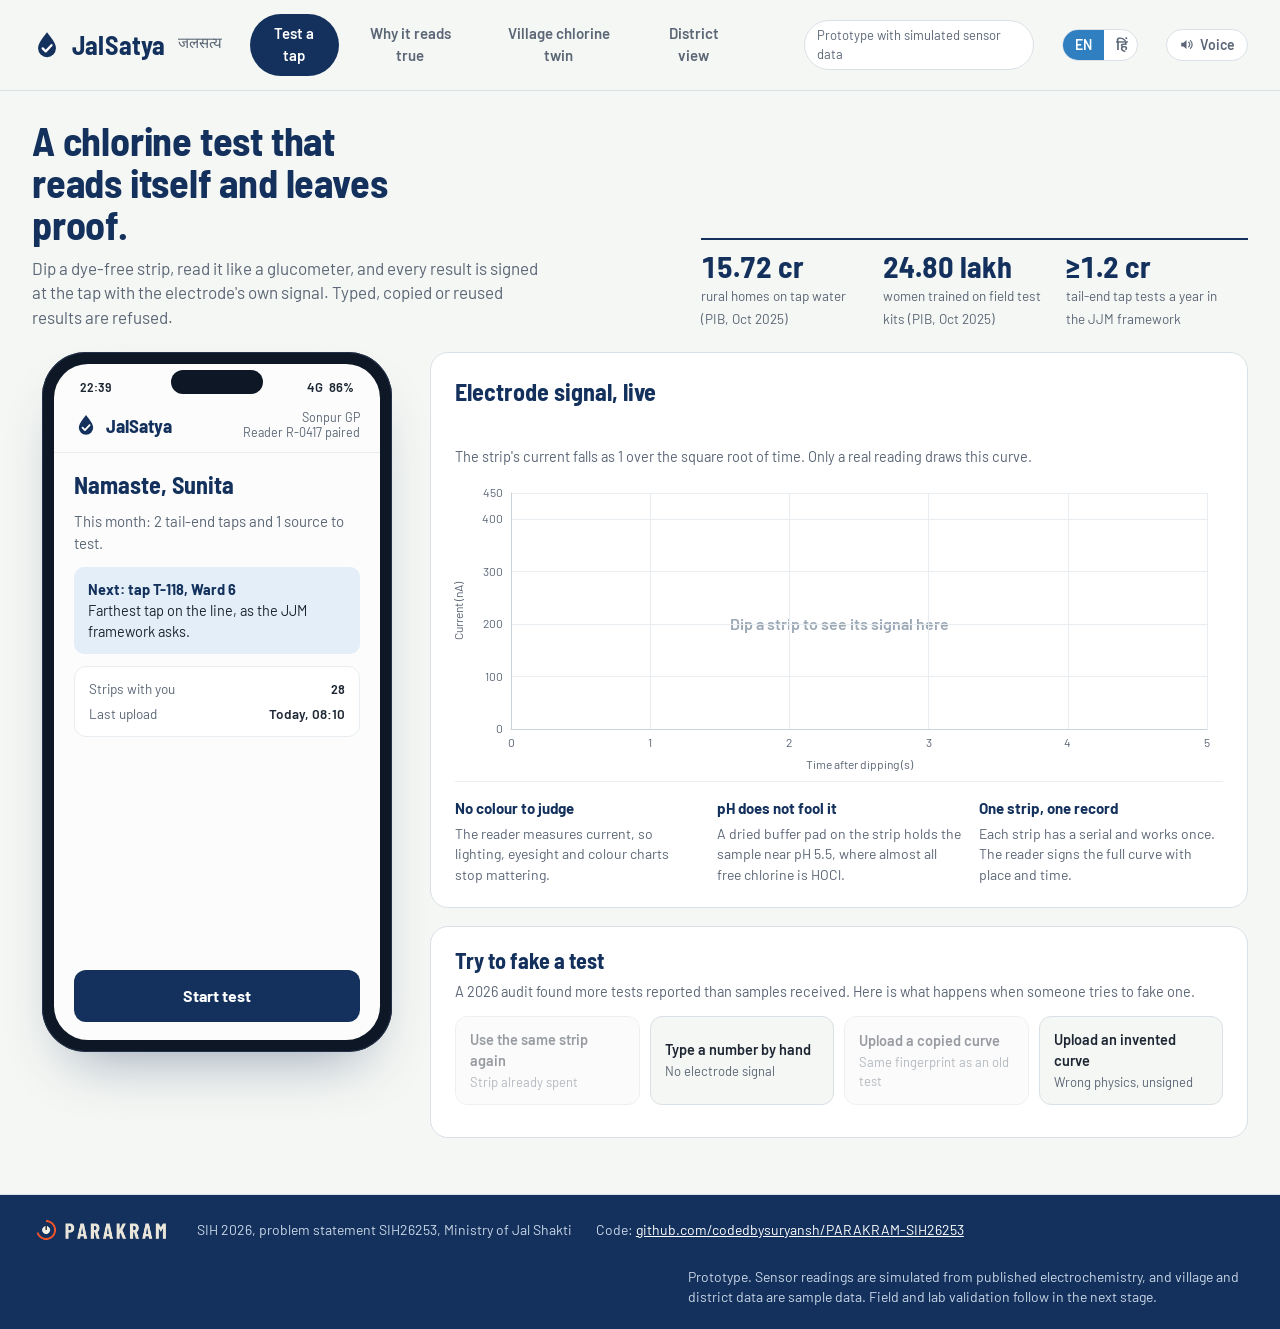
<file: index.html>
<!doctype html>
<html lang="en"><head><meta charset="utf-8"><title>JalSatya | Free residual chlorine, verified at the tap</title>
<meta http-equiv="refresh" content="0; url=demo/"><link rel="canonical" href="demo/"></head>
<body><p><a href="demo/">Open the JalSatya demo</a></p></body></html>
</file>
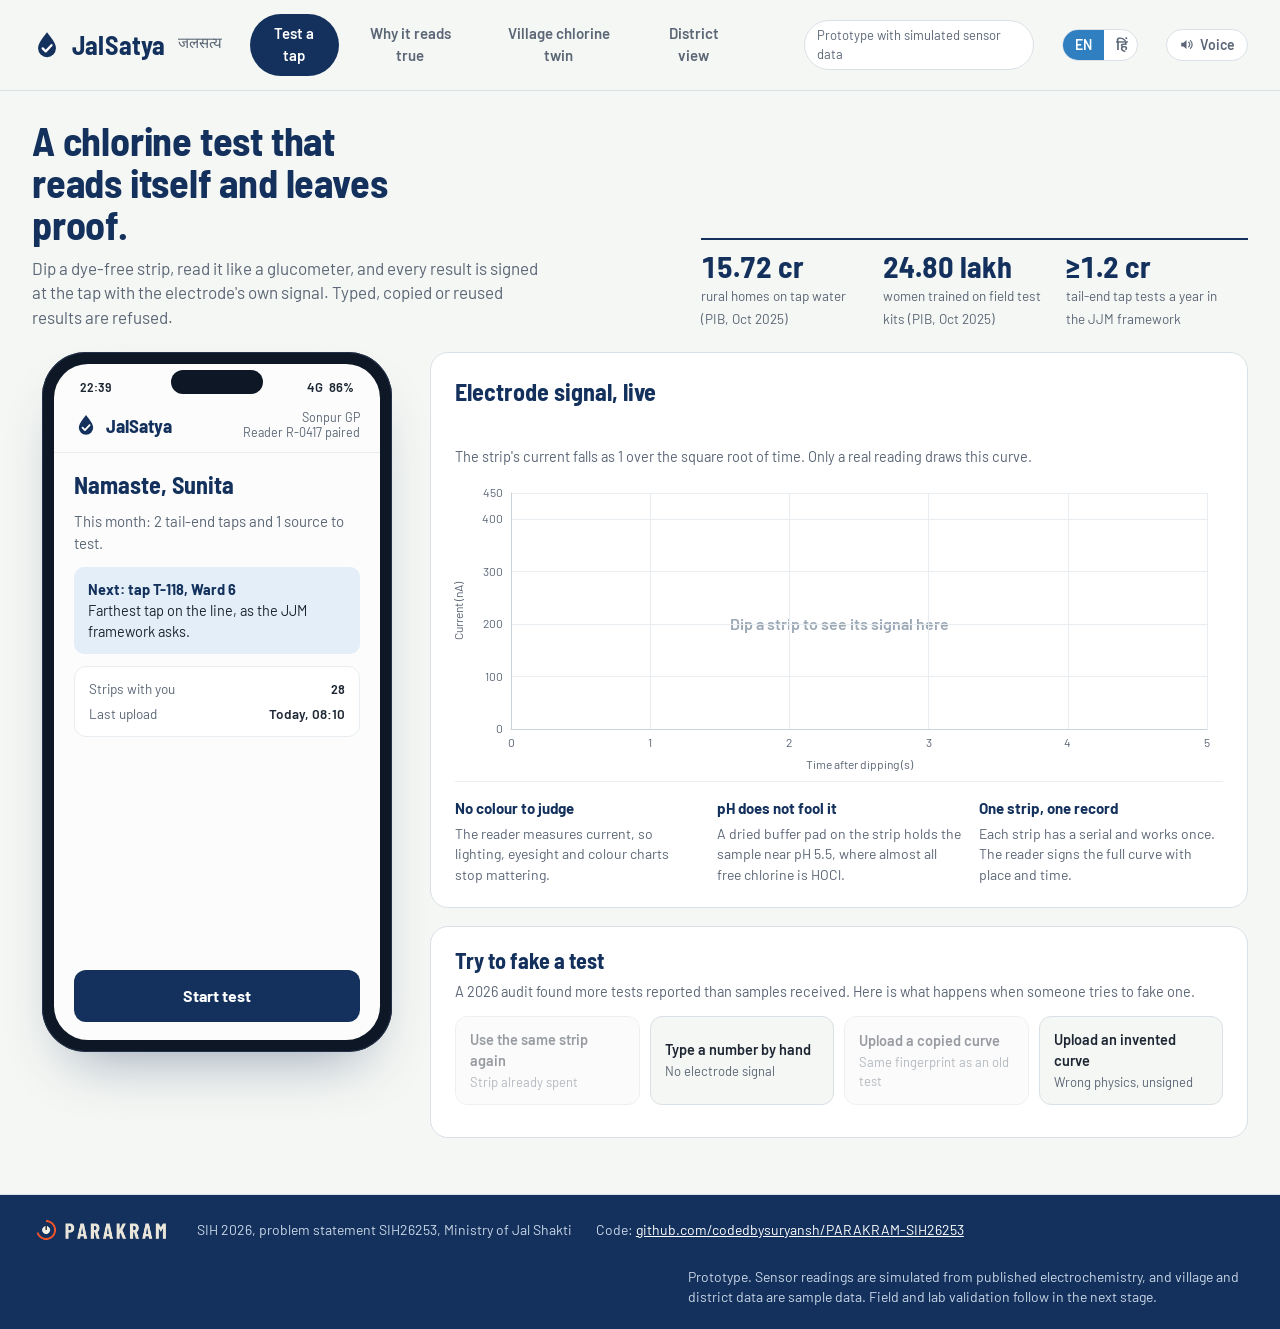
<file: demo/index.html>
<!doctype html>
<html lang="en">
<head>
<meta charset="utf-8">
<meta name="viewport" content="width=device-width, initial-scale=1">
<title>JalSatya | Free residual chlorine, verified at the tap</title>
<meta name="description" content="JalSatya: a dye-free chlorine strip, a pocket reader and a record that carries its own proof, for village water testing under Jal Jeevan Mission.">
<link rel="stylesheet" href="styles.css">
</head>
<body>

<header class="topbar">
  <a class="brand" href="#test" aria-label="JalSatya home">
    <svg viewBox="0 0 32 32" aria-hidden="true">
      <path d="M16 2.5c5.6 7 9.5 12.2 9.5 17a9.5 9.5 0 0 1-19 0c0-4.8 3.9-10 9.5-17z" fill="#13315c"/>
      <path d="M11.4 19.6l3.2 3.2 6.2-6.6" fill="none" stroke="#fff" stroke-width="2.4" stroke-linecap="round" stroke-linejoin="round"/>
    </svg>
    <span class="word">JalSatya</span><span class="hi">जलसत्य</span>
  </a>
  <nav class="tabs" role="tablist" aria-label="Sections">
    <button role="tab" data-view="test" aria-selected="true">Test a tap</button>
    <button role="tab" data-view="lab" aria-selected="false">Why it reads true</button>
    <button role="tab" data-view="twin" aria-selected="false">Village chlorine twin</button>
    <button role="tab" data-view="district" aria-selected="false">District view</button>
  </nav>
  <div class="spacer"></div>
  <span class="proto">Prototype with simulated sensor data</span>
  <div class="lang" role="group" aria-label="App language">
    <button data-lang="en" aria-pressed="true">EN</button>
    <button data-lang="hi" aria-pressed="false">हिं</button>
  </div>
  <button class="voice" id="voiceBtn" aria-pressed="false" title="Read the tester's prompts aloud"><svg viewBox="0 0 20 20" width="15" height="15" aria-hidden="true"><path d="M3 7.5h3l4-3.5v12l-4-3.5H3z" fill="currentColor"/><path d="M13 7a4 4 0 0 1 0 6M15.2 4.8a7 7 0 0 1 0 10.4" stroke="currentColor" stroke-width="1.6" fill="none" stroke-linecap="round"/></svg><span data-i18n="voice">Voice</span></button>
</header>

<main>

<!-- ======================= TEST A TAP ======================= -->
<section class="view active" id="view-test" aria-label="Test a tap">
  <div class="intro">
    <div>
      <h1>A chlorine test that reads itself and leaves proof.</h1>
      <p>Dip a dye-free strip, read it like a glucometer, and every result is signed at the tap with the electrode's own signal. Typed, copied or reused results are refused.</p>
    </div>
    <div class="facts">
      <div><b class="num">15.72 cr</b><span>rural homes on tap water (PIB, Oct 2025)</span></div>
      <div><b class="num">24.80 lakh</b><span>women trained on field test kits (PIB, Oct 2025)</span></div>
      <div><b class="num">≥1.2 cr</b><span>tail-end tap tests a year in the JJM framework</span></div>
    </div>
  </div>

  <div class="stage">
    <!-- phone -->
    <div class="phone" aria-label="JalSatya field app">
      <div class="screen">
        <div class="status"><span class="num" id="clock">10:42</span><span>4G &nbsp;86%</span></div>
        <div class="appbar">
          <svg viewBox="0 0 32 32" width="24" height="24" aria-hidden="true"><path d="M16 2.5c5.6 7 9.5 12.2 9.5 17a9.5 9.5 0 0 1-19 0c0-4.8 3.9-10 9.5-17z" fill="#13315c"/><path d="M11.4 19.6l3.2 3.2 6.2-6.6" fill="none" stroke="#fff" stroke-width="2.4" stroke-linecap="round" stroke-linejoin="round"/></svg>
          <span class="t" data-i18n="app">JalSatya</span>
          <span class="sub"><span data-i18n="village">Sonpur GP</span><br><span data-i18n="reader">Reader R-0417 paired</span></span>
        </div>

        <!-- pane 0: home -->
        <div class="pane on" data-pane="0">
          <h3 data-i18n="hello">Namaste, Sunita</h3>
          <p data-i18n="todayTests">This month: 2 tail-end taps and 1 source to test.</p>
          <div class="assign"><b data-i18n="nextTap">Next: tap T-118, Ward 6</b><br><span data-i18n="nextTapWhy">Farthest tap on the line, as the JJM framework asks.</span></div>
          <div class="kv">
            <dt data-i18n="stripsLeft">Strips with you</dt><dd class="num">28</dd>
            <dt data-i18n="lastSync">Last upload</dt><dd data-i18n="lastSyncV">Today, 08:10</dd>
          </div>
          <div class="push"><button class="btn" data-next="1" data-i18n="start">Start test</button></div>
        </div>

        <!-- pane 1: scan strip -->
        <div class="pane" data-pane="1">
          <h3 data-i18n="scanH">Scan the strip</h3>
          <p data-i18n="scanP">Hold the strip code inside the frame.</p>
          <div class="viewfinder" aria-hidden="true">
            <svg class="strip-img" viewBox="0 0 240 64">
              <rect x="1" y="1" width="238" height="62" rx="6" fill="#fff" stroke="#c8d2dc"/>
              <rect x="8" y="14" width="54" height="36" rx="4" fill="#3d434b"/>
              <circle cx="35" cy="32" r="9" fill="#24282e"/>
              <rect x="66" y="22" width="80" height="4" fill="#9aa7b4"/><rect x="66" y="38" width="80" height="4" fill="#9aa7b4"/>
              <g id="qr"></g>
              <text x="152" y="58" font-size="9" font-family="Barlow" fill="#5b6676">JS 26 0019 4471</text>
            </svg>
            <div class="scanline"></div>
            <span class="corner tl"></span><span class="corner tr"></span><span class="corner bl"></span><span class="corner br"></span>
          </div>
          <div class="check" id="scanOk" hidden><i></i><div><b data-i18n="stripOk">Strip JS-26-0019-4471 is valid</b><br><span data-i18n="stripOkSub">Issued to Sonpur GP, unused, expires Mar 2027</span></div></div>
          <div class="push"><button class="btn" data-next="2" id="scanNext" disabled data-i18n="next">Next</button></div>
        </div>

        <!-- pane 2: dip -->
        <div class="pane" data-pane="2">
          <h3 data-i18n="dipH">Dip the strip in tap water</h3>
          <p data-i18n="dipP">Fill the cup from tap T-118 and dip the dark end for 3 seconds.</p>
          <div class="dipbox" aria-hidden="true">
            <div class="dipstrip" id="dipStrip"><div class="pad"></div></div>
            <div class="glass"><div class="water"></div></div>
          </div>
          <div class="push"><button class="btn" id="dipBtn" data-i18n="dipped">Dip and read</button></div>
        </div>

        <!-- pane 3: reading -->
        <div class="pane" data-pane="3">
          <h3 data-i18n="readingH">Reading the strip</h3>
          <p data-i18n="readingP">Keep the strip still. This takes 5 seconds.</p>
          <div class="ring">
            <svg viewBox="0 0 100 100"><circle cx="50" cy="50" r="44" fill="none" stroke="#e8edf1" stroke-width="7"/><circle id="ringArc" cx="50" cy="50" r="44" fill="none" stroke="#2f7fc1" stroke-width="7" stroke-linecap="round" stroke-dasharray="276.5" stroke-dashoffset="276.5"/></svg>
            <div class="lbl"><div><b class="num" id="ringSec">0.0</b><span data-i18n="seconds">seconds</span></div></div>
          </div>
        </div>

        <!-- pane 4: result -->
        <div class="pane" data-pane="4">
          <div class="result-big"><span class="v num" id="resV">0.32</span><span class="u">mg/L</span></div>
          <div class="verdict safe" id="resVerdict" data-i18n="safe">Safe. Chlorine is in the JJM range.</div>
          <div class="scale"><div class="pin" id="resPin" style="left:16%"></div></div>
          <div class="ticks"><span style="left:0">0</span><span style="left:10%">0.2</span><span style="left:50%">1.0</span><span style="left:100%">2.0</span></div>
          <div class="kv" id="recKv">
            <dt data-i18n="kvStrip">Strip</dt><dd>JS-26-0019-4471</dd>
            <dt data-i18n="kvPlace">Place</dt><dd>T-118, 21.02 N, 74.23 E</dd>
            <dt data-i18n="kvTime">Time</dt><dd id="recTime">20 Oct, 10:42</dd>
            <dt data-i18n="kvSig">Signal fingerprint</dt><dd class="num" id="recHash">9f3c 71a2 e08d</dd>
          </div>
          <div class="queue"><span class="dot"></span><span data-i18n="queued">Signed by reader R-0417. Uploads to WQMIS when online.</span></div>
          <div class="push"><button class="btn ghost" data-next="0" data-i18n="done">Done</button></div>
        </div>
      </div>
    </div>

    <!-- right side -->
    <div>
      <div class="readout">
        <div class="readout-head">
          <h2>Electrode signal, live</h2>
          <span class="hint">The strip's current falls as 1 over the square root of time. Only a real reading draws this curve.</span>
          <span class="live num" id="liveVal">&nbsp;<small></small></span>
        </div>
        <div id="traceChart" role="img" aria-label="Current against time for the strip being read"></div>
        <div class="explain">
          <div><h4>No colour to judge</h4><p>The reader measures current, so lighting, eyesight and colour charts stop mattering.</p></div>
          <div><h4>pH does not fool it</h4><p>A dried buffer pad on the strip holds the sample near pH 5.5, where almost all free chlorine is HOCl.</p></div>
          <div><h4>One strip, one record</h4><p>Each strip has a serial and works once. The reader signs the full curve with place and time.</p></div>
        </div>
      </div>

      <div class="cheat">
        <h2>Try to fake a test</h2>
        <p>A 2026 audit found more tests reported than samples received. Here is what happens when someone tries to fake one.</p>
        <div class="cheat-row">
          <button id="cheatReuse" disabled>Use the same strip again<small>Strip already spent</small></button>
          <button id="cheatTyped">Type a number by hand<small>No electrode signal</small></button>
          <button id="cheatCopy" disabled>Upload a copied curve<small>Same fingerprint as an old test</small></button>
          <button id="cheatInvent">Upload an invented curve<small>Wrong physics, unsigned</small></button>
        </div>
        <div class="verdicts" id="verdicts" aria-live="polite"></div>
      </div>
    </div>
  </div>
</section>

<!-- ======================= WHY IT READS TRUE ======================= -->
<section class="view" id="view-lab" aria-label="Why it reads true">
  <div class="intro">
    <div>
      <h1>Change the water. The reading stays honest.</h1>
      <p>Move the sliders to change the chlorine and the sample's pH. Compare JalSatya with a bare electrode and with a colour chart read by eye.</p>
    </div>
    <div class="facts">
      <div><b class="num" id="labLod">0.03</b><span>mg/L detection limit (simulated)</span></div>
      <div><b class="num" id="labWithin">98%</b><span>of readings within ±0.1 mg/L, 0 to 2 mg/L</span></div>
      <div><b class="num">0.1</b><span>mg/L differences told apart, shown as a number, not a shade</span></div>
    </div>
  </div>
  <div class="lab">
    <div class="card">
      <h2>Your water sample</h2>
      <p class="lead">The true chlorine is what a lab would report.</p>
      <div class="ctrl"><label for="cSlider">Free chlorine <span class="num" id="cVal">0.50 mg/L</span></label><input id="cSlider" type="range" min="0" max="2" step="0.01" value="0.5"></div>
      <div class="ctrl"><label for="phSlider">Sample pH <span class="num" id="phVal">8.0</span></label><input id="phSlider" type="range" min="6" max="9" step="0.1" value="8.0"></div>
      <div class="compare">
        <div class="row us"><div><strong>JalSatya strip</strong><span>Buffered, read electrically</span></div><div style="text-align:right"><span class="num" id="usVal">0.50</span><div class="err" id="usErr"></div></div></div>
        <div class="row"><div><strong>Bare electrode</strong><span>Same sensor, no buffer pad</span></div><div style="text-align:right"><span class="num" id="bareVal">0.13</span><div class="err" id="bareErr"></div></div></div>
        <div class="row"><div><strong>Colour chart by eye</strong><span>Modelled as three shades judged by eye</span></div><div style="text-align:right"><span class="num" id="eyeVal" style="font-size:20px">0.2 to 1.1</span><div class="err" id="eyeErr"></div></div></div>
      </div>
      <p class="footnote">Simulated with the Cottrell equation, chlorine chemistry (pKa 7.54 at 25 °C) and measured-scale noise, blank drift and strip-to-strip variation. Lab validation is part of the next stage.</p>
    </div>
    <div class="lab-charts">
      <div class="card">
        <h2>Reading against sample pH</h2>
        <p class="lead">At pH 8.5 most free chlorine is hypochlorite, which a bare electrode barely sees. The buffer pad fixes that.</p>
        <div id="phChart" class="chart-280"></div>
      </div>
      <div class="card">
        <h2>Calibration across the working range</h2>
        <p class="lead">Simulated strips at nine standard concentrations. The line is the reader's calibration.</p>
        <div id="calChart" class="chart-280"></div>
        <div class="stats">
          <div><b class="num" id="stSlope">430</b><span>nA per mg/L on a 3 mm electrode</span></div>
          <div><b class="num" id="stLoq">0.09</b><span>mg/L lowest quantified level</span></div>
          <div><b class="num" id="stMae">0.026</b><span>mg/L mean error, 2,000 test samples</span></div>
        </div>
      </div>
    </div>
  </div>
</section>

<!-- ======================= VILLAGE TWIN ======================= -->
<section class="view" id="view-twin" aria-label="Village chlorine twin">
  <div class="intro">
    <div>
      <h1>From a reading to the right dose.</h1>
      <p>Every verified test teaches a small model how chlorine fades through this village's pipes. It tells the pump operator the dose that keeps every tap safe, and tells testers which taps to check next.</p>
    </div>
    <div class="facts">
      <div><b class="num">120</b><span>household taps in this sample scheme</span></div>
      <div><b class="num" id="twFar">24 h</b><span>water age at the farthest tap</span></div>
      <div><b class="num" id="twTests">5</b><span>verified tests used to learn the pipes</span></div>
    </div>
  </div>
  <div class="twin">
    <div class="mapwrap">
      <svg id="villageMap" viewBox="0 0 900 600" role="img" aria-label="Map of the village pipe network coloured by chlorine at each tap"></svg>
      <div class="legend"><span><i style="background:var(--low)"></i>Below 0.2 mg/L</span><span><i style="background:var(--safe)"></i>0.2 to 1.0</span><span><i style="background:var(--high)"></i>Above 1.0</span></div>
    </div>
    <div class="side">
      <div class="card">
        <h2>Chlorine dose at the tank</h2>
        <p class="lead">Drag to try a dose. The green band is the safe window the twin computed.</p>
        <div class="dose-num num" id="doseVal">1.00 <small style="font-size:18px">mg/L</small></div>
        <input id="doseSlider" type="range" min="0.4" max="2.2" step="0.01" value="1.0" aria-label="Dose at the tank in mg/L">
        <div class="window-bar"><div class="ok" id="winOk"></div><div class="cur" id="winCur"></div></div>
        <div class="ticks"><span style="left:0">0.4</span><span style="left:100%">2.2</span></div>
        <div style="margin-top:14px" class="meter"><b class="num" id="safeCount">118</b><span>of <span id="tapTotal">120</span> taps in range</span></div>
        <p class="lead" id="doseNote" style="margin-top:6px"></p>
        <button class="btn small" id="applyRec">Use the recommended dose</button>
      </div>
      <div class="card">
        <h2>Test these taps next</h2>
        <p class="lead">Two tail-end taps, as the framework asks, plus the tap the model is least sure about.</p>
        <ul class="todo" id="todo"></ul>
      </div>
    </div>
  </div>
</section>

<!-- ======================= DISTRICT ======================= -->
<section class="view" id="view-district" aria-label="District view">
  <div class="intro">
    <div>
      <h1>Every number on this page has a strip behind it.</h1>
      <p>Block and district officers see verified tests only. Reported tests can never exceed strips issued, so WQMIS counts only tests that used a real strip.</p>
    </div>
    <div class="facts">
      <div><b class="num" id="dTests">0</b><span>verified tests this month</span></div>
      <div><b class="num" id="dBlocked">0</b><span>records refused at the source</span></div>
      <div><b class="num" id="dLow">0</b><span>villages with a tap below 0.2 mg/L</span></div>
    </div>
  </div>
  <div class="district">
    <div class="card">
      <h2>Villages in Sample Block</h2>
      <p class="lead">Sample data for demonstration.</p>
      <table>
        <thead><tr><th>Village</th><th class="num">Strips issued</th><th class="num">Verified tests</th><th class="num">Refused</th><th class="num">Lowest tap</th><th>Status</th></tr></thead>
        <tbody id="dRows"></tbody>
      </table>
    </div>
    <div class="side">
      <div id="dAlerts"></div>
      <div class="card">
        <h2>Lowest tail-end chlorine by village</h2>
        <div id="dChart" class="chart-280"></div>
      </div>
    </div>
  </div>
</section>

</main>

<footer>
  <div class="in">
    <img src="parakram.png" alt="Team PARAKRAM">
    <span>SIH 2026, problem statement SIH26253, Ministry of Jal Shakti</span>
    <span>Code: <a href="https://github.com/codedbysuryansh/PARAKRAM-SIH26253" id="repoLink">github.com/codedbysuryansh/PARAKRAM-SIH26253</a></span>
    <span class="note">Prototype. Sensor readings are simulated from published electrochemistry, and village and district data are sample data. Field and lab validation follow in the next stage.</span>
  </div>
</footer>

<script src="vendor/echarts.min.js"></script>
<script src="model.js"></script>
<script src="app.js"></script>
</body>
</html>
</file>
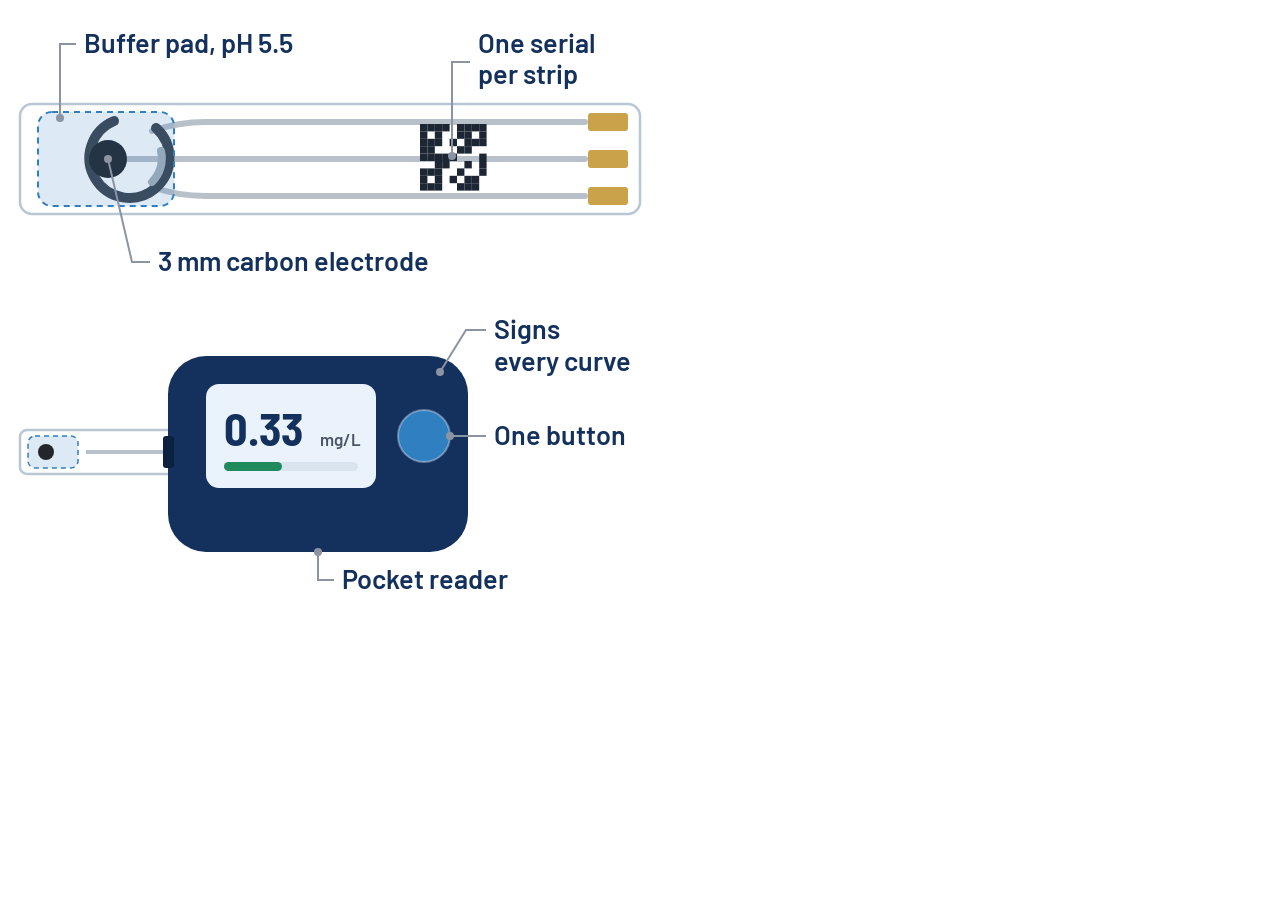
<file: deck/hardware.html>
<!doctype html>
<html lang="en">
<head>
<meta charset="utf-8">
<title>JalSatya strip and reader, design drawing</title>
<style>
  @font-face { font-family: "Barlow"; src: url("../demo/fonts/Barlow-Regular.ttf"); font-weight: 400; }
  @font-face { font-family: "Barlow"; src: url("../demo/fonts/Barlow-SemiBold.ttf"); font-weight: 600; }
  @font-face { font-family: "Barlow"; src: url("../demo/fonts/Barlow-Bold.ttf"); font-weight: 700; }
  @font-face { font-family: "Barlow Semi Condensed"; src: url("../demo/fonts/BarlowSemiCondensed-Bold.ttf"); font-weight: 700; }
  html, body { margin: 0; background: #ffffff; }
  svg { display: block; }
  .lbl { font: 600 27px "Barlow", sans-serif; fill: #13315c; }
  .lead { stroke: #8a94a3; stroke-width: 2; fill: none; }
  .dot { fill: #8a94a3; }
</style>
</head>
<body>
<svg id="art" width="660" height="600" viewBox="0 0 660 600" xmlns="http://www.w3.org/2000/svg">
  <!-- ======================= STRIP, top view ======================= -->
  <g id="strip">
    <rect x="20" y="104" width="620" height="110" rx="12" fill="#ffffff" stroke="#b9c6d3" stroke-width="2.5"/>
    <!-- printed silver tracks -->
    <path d="M128 159 H585" stroke="#b8c0c9" stroke-width="6" stroke-linecap="round"/>
    <path d="M152 131 Q178 122 206 122 H585" stroke="#b8c0c9" stroke-width="6" stroke-linecap="round" fill="none"/>
    <path d="M152 187 Q178 196 206 196 H585" stroke="#b8c0c9" stroke-width="6" stroke-linecap="round" fill="none"/>
    <!-- contacts -->
    <rect x="588" y="113" width="40" height="18" rx="3" fill="#c9a24a"/>
    <rect x="588" y="150" width="40" height="18" rx="3" fill="#c9a24a"/>
    <rect x="588" y="187" width="40" height="18" rx="3" fill="#c9a24a"/>
    <!-- electrode cell at the dip end -->
    <path d="M114 121 A40 40 0 1 0 156 128" stroke="#3d434c" stroke-width="10" fill="none" stroke-linecap="round"/>
    <path d="M152 182 A33 33 0 0 0 161 151" stroke="#a7b0ba" stroke-width="8" fill="none" stroke-linecap="round"/>
    <circle cx="108" cy="159" r="19" fill="#22262c"/>
    <!-- dried buffer pad -->
    <rect x="38" y="112" width="136" height="94" rx="14" fill="#2f7fc1" fill-opacity="0.16" stroke="#2f7fc1" stroke-width="2" stroke-dasharray="6 5"/>
    <!-- serial code -->
    <g id="qr" transform="translate(420 124)"></g>
  </g>

  <!-- strip labels -->
  <circle class="dot" cx="60" cy="118" r="4"/>
  <path class="lead" d="M60 118 V44 H76"/>
  <text x="84" y="53" class="lbl">Buffer pad, pH 5.5</text>

  <circle class="dot" cx="108" cy="159" r="4"/>
  <path class="lead" d="M108 159 L132 262 H150"/>
  <text x="158" y="271" class="lbl">3 mm carbon electrode</text>

  <circle class="dot" cx="452" cy="156" r="4"/>
  <path class="lead" d="M452 156 V62 H470"/>
  <text x="478" y="53" class="lbl">One serial</text>
  <text x="478" y="84" class="lbl">per strip</text>

  <!-- ======================= READER ======================= -->
  <g id="reader">
    <rect x="20" y="430" width="160" height="44" rx="7" fill="#ffffff" stroke="#b9c6d3" stroke-width="2.5"/>
    <rect x="28" y="436" width="50" height="32" rx="7" fill="#2f7fc1" fill-opacity="0.16" stroke="#2f7fc1" stroke-width="1.5" stroke-dasharray="5 4"/>
    <circle cx="46" cy="452" r="8" fill="#22262c"/>
    <path d="M86 452 H180" stroke="#b8c0c9" stroke-width="4"/>
    <rect x="168" y="356" width="300" height="196" rx="38" fill="#13315c"/>
    <rect x="163" y="436" width="11" height="32" rx="3" fill="#0b2140"/>
    <rect x="206" y="384" width="170" height="104" rx="13" fill="#eaf3fb"/>
    <text x="224" y="446" style="font: 700 46px 'Barlow Semi Condensed', sans-serif; fill: #13315c;">0.33</text>
    <text x="320" y="446" style="font: 600 17px 'Barlow', sans-serif; fill: #4a5568;">mg/L</text>
    <rect x="224" y="462" width="134" height="9" rx="4.5" fill="#d9e4ee"/>
    <rect x="224" y="462" width="58" height="9" rx="4.5" fill="#1f8a5b"/>
    <circle cx="424" cy="436" r="26" fill="#2f7fc1"/>
    <circle cx="424" cy="436" r="26" fill="none" stroke="#ffffff" stroke-opacity="0.35" stroke-width="2"/>
  </g>

  <!-- reader labels -->
  <circle class="dot" cx="440" cy="372" r="4"/>
  <path class="lead" d="M440 372 L466 330 H486"/>
  <text x="494" y="339" class="lbl">Signs</text>
  <text x="494" y="371" class="lbl">every curve</text>

  <circle class="dot" cx="450" cy="436" r="4"/>
  <path class="lead" d="M450 436 H486"/>
  <text x="494" y="445" class="lbl">One button</text>

  <circle class="dot" cx="318" cy="552" r="4"/>
  <path class="lead" d="M318 552 V580 H334"/>
  <text x="342" y="589" class="lbl">Pocket reader</text>
</svg>
<script>
  // a fixed serial pattern for the drawing (not a scannable code)
  (function () {
    const g = document.getElementById("qr"); let a = 17;
    const r = () => { a |= 0; a = (a + 0x6d2b79f5) | 0; let t = Math.imul(a ^ (a >>> 15), 1 | a); t = (t + Math.imul(t ^ (t >>> 7), 61 | t)) ^ t; return ((t ^ (t >>> 14)) >>> 0) / 4294967296; };
    const ns = "http://www.w3.org/2000/svg", n = 9, s = 7.4;
    for (let y = 0; y < n; y++) for (let x = 0; x < n; x++) {
      const finder = (x < 3 && y < 3) || (x > 5 && y < 3) || (x < 3 && y > 5);
      const on = finder ? !(x % 3 === 1 && y % 3 === 1) : r() > 0.5;
      if (on) { const q = document.createElementNS(ns, "rect"); q.setAttribute("x", x * s); q.setAttribute("y", y * s); q.setAttribute("width", s); q.setAttribute("height", s); q.setAttribute("fill", "#1d2633"); g.appendChild(q); }
    }
  })();
</script>
</body>
</html>
</file>
<file: demo/styles.css>
@font-face { font-family: "Barlow"; src: url("fonts/Barlow-Regular.ttf") format("truetype"); font-weight: 400; font-display: swap; }
@font-face { font-family: "Barlow"; src: url("fonts/Barlow-Medium.ttf") format("truetype"); font-weight: 500; font-display: swap; }
@font-face { font-family: "Barlow"; src: url("fonts/Barlow-SemiBold.ttf") format("truetype"); font-weight: 600; font-display: swap; }
@font-face { font-family: "Barlow"; src: url("fonts/Barlow-Bold.ttf") format("truetype"); font-weight: 700; font-display: swap; }
@font-face { font-family: "Barlow Semi Condensed"; src: url("fonts/BarlowSemiCondensed-SemiBold.ttf") format("truetype"); font-weight: 600; font-display: swap; }
@font-face { font-family: "Barlow Semi Condensed"; src: url("fonts/BarlowSemiCondensed-Bold.ttf") format("truetype"); font-weight: 700; font-display: swap; }
@font-face { font-family: "Noto Sans Devanagari"; src: url("fonts/NotoSansDevanagari[wdth,wght].ttf") format("truetype"); font-weight: 100 900; font-display: swap; }

:root {
  --ink: #13315c;
  --ink-2: #1f4778;
  --text: #1d2633;
  --muted: #5b6676;
  --paper: #f5f7f4;
  --panel: #ffffff;
  --line: #d9e0e6;
  --line-2: #e8edf1;
  --tap: #2f7fc1;
  --tap-soft: #e3eef8;
  --safe: #1f8a5b;
  --safe-soft: #e2f3ea;
  --low: #c8412d;
  --low-soft: #f8e4e0;
  --high: #d28a12;
  --high-soft: #fbf0db;
  --radius-lg: 18px;
  --radius-md: 10px;
  --radius-sm: 6px;
  --font: "Barlow", "Noto Sans Devanagari", system-ui, sans-serif;
  --font-num: "Barlow Semi Condensed", "Barlow", sans-serif;
  --hi: "Noto Sans Devanagari", "Barlow", sans-serif;
}

* { box-sizing: border-box; }
html, body { margin: 0; padding: 0; }
body {
  background: var(--paper);
  color: var(--text);
  font-family: var(--font);
  font-size: 16px;
  line-height: 1.45;
  -webkit-font-smoothing: antialiased;
}
button { font: inherit; color: inherit; }
.num { font-family: var(--font-num); font-variant-numeric: tabular-nums; }
:focus-visible { outline: 3px solid var(--tap); outline-offset: 2px; border-radius: 4px; }

/* ---------- top bar ---------- */
.topbar {
  position: sticky; top: 0; z-index: 20;
  display: flex; align-items: center; gap: 28px;
  padding: 14px 32px;
  background: rgba(245, 247, 244, 0.94);
  backdrop-filter: blur(6px);
  border-bottom: 1px solid var(--line);
}
.brand { display: flex; align-items: center; gap: 10px; text-decoration: none; color: var(--ink); }
.brand svg { width: 30px; height: 30px; }
.brand .word { font-family: var(--font-num); font-weight: 700; font-size: 26px; letter-spacing: 0.2px; }
.brand .hi { font-family: var(--hi); font-size: 15px; color: var(--muted); margin-left: 2px; }
.tabs { display: flex; gap: 4px; }
.tabs button {
  border: 0; background: transparent; cursor: pointer;
  padding: 9px 14px; border-radius: 999px;
  font-weight: 600; color: var(--muted); font-size: 15px;
}
.tabs button[aria-selected="true"] { background: var(--ink); color: #fff; }
.tabs button:not([aria-selected="true"]):hover { background: var(--line-2); color: var(--text); }
.topbar .spacer { flex: 1; }
.proto { font-size: 13px; color: var(--muted); border: 1px solid var(--line); border-radius: 999px; padding: 5px 12px; background: #fff; }
.lang { display: flex; border: 1px solid var(--line); border-radius: 999px; overflow: hidden; background: #fff; }
.lang button { border: 0; background: transparent; padding: 5px 12px; cursor: pointer; font-weight: 600; font-size: 14px; color: var(--muted); }
.lang button[aria-pressed="true"] { background: var(--tap); color: #fff; }
.voice { display: inline-flex; align-items: center; gap: 6px; border: 1px solid var(--line); border-radius: 999px; background: #fff; padding: 5px 12px; cursor: pointer; font-weight: 600; font-size: 14px; color: var(--muted); }
.voice[aria-pressed="true"] { background: var(--tap); border-color: var(--tap); color: #fff; }
.voice[hidden] { display: none; }

main { max-width: 1320px; margin: 0 auto; padding: 28px 32px 56px; }
.view { display: none; }
.view.active { display: block; }

/* ---------- intro line ---------- */
.intro { display: grid; grid-template-columns: 1.15fr 1fr; gap: 40px; align-items: end; margin-bottom: 22px; }
.intro h1 { font-family: var(--font-num); font-weight: 700; font-size: 40px; line-height: 1.06; color: var(--ink); margin: 0; letter-spacing: -0.2px; max-width: 20ch; }
.intro p { margin: 10px 0 0; color: var(--muted); font-size: 17px; max-width: 52ch; }
.facts { display: grid; grid-template-columns: repeat(3, 1fr); border-top: 2px solid var(--ink); }
.facts div { padding: 10px 14px 0 0; }
.facts b { display: block; font-family: var(--font-num); font-size: 30px; color: var(--ink); line-height: 1.1; }
.facts span { font-size: 13.5px; color: var(--muted); }

/* ---------- test view ---------- */
.stage { display: grid; grid-template-columns: 370px 1fr; gap: 28px; align-items: start; }
.phone {
  width: 350px; height: 700px; margin: 0 auto;
  border-radius: 44px; background: #0e1726; padding: 12px;
  box-shadow: 0 30px 60px -28px rgba(19, 49, 92, 0.45), 0 0 0 1px #233249 inset;
  position: relative;
}
.phone::before { content: ""; position: absolute; top: 18px; left: 50%; width: 92px; height: 24px; transform: translateX(-50%); background: #0e1726; border-radius: 14px; z-index: 3; }
.screen { width: 100%; height: 100%; border-radius: 34px; overflow: hidden; background: #fbfcfb; position: relative; display: flex; flex-direction: column; }
.status { display: flex; justify-content: space-between; padding: 14px 26px 6px; font-size: 13px; font-weight: 600; color: var(--text); }
.appbar { display: flex; align-items: center; gap: 8px; padding: 8px 20px 12px; border-bottom: 1px solid var(--line-2); }
.appbar .t { font-family: var(--font-num); font-weight: 700; font-size: 19px; color: var(--ink); }
.appbar .sub { margin-left: auto; font-size: 12.5px; color: var(--muted); text-align: right; line-height: 1.2; }
.pane { flex: 1; padding: 18px 20px; display: none; flex-direction: column; gap: 12px; animation: paneIn 0.28s ease-out; }
.pane.on { display: flex; }
@keyframes paneIn { from { opacity: 0; transform: translateY(6px); } to { opacity: 1; transform: none; } }
.pane h3 { margin: 0; font-family: var(--font-num); font-size: 24px; color: var(--ink); line-height: 1.15; }
.pane p { margin: 0; color: var(--muted); font-size: 15px; }
.assign { background: var(--tap-soft); border-radius: var(--radius-md); padding: 12px 14px; font-size: 14.5px; }
.assign b { color: var(--ink); }
.btn {
  border: 0; cursor: pointer; border-radius: 12px;
  padding: 14px 16px; font-weight: 700; font-size: 16px;
  background: var(--ink); color: #fff; width: 100%;
}
.btn:hover { background: var(--ink-2); }
/* press feedback on every control: quick, small, never on a disabled button */
button { transition: transform 160ms cubic-bezier(0.23, 1, 0.32, 1), background-color 160ms ease, border-color 160ms ease, color 160ms ease; }
button:active:not(:disabled) { transform: scale(0.97); }
.btn.ghost { background: transparent; color: var(--ink); border: 1.5px solid var(--line); }
.btn.ghost:hover { border-color: var(--ink); }
.push { margin-top: auto; display: flex; flex-direction: column; gap: 8px; }
.viewfinder { position: relative; height: 230px; border-radius: 14px; background: #1b2a3f; overflow: hidden; }
.viewfinder .strip-img { position: absolute; left: 50%; top: 50%; width: 210px; transform: translate(-50%, -50%) rotate(-8deg); }
.viewfinder .scanline { position: absolute; left: 10%; right: 10%; height: 2px; background: #7fc4ff; box-shadow: 0 0 10px #7fc4ff; animation: scan 1.6s ease-in-out infinite; }
@keyframes scan { 0% { top: 18%; } 50% { top: 80%; } 100% { top: 18%; } }
.corner { position: absolute; width: 26px; height: 26px; border: 3px solid #fff; }
.corner.tl { left: 14px; top: 14px; border-right: 0; border-bottom: 0; border-radius: 6px 0 0 0; }
.corner.tr { right: 14px; top: 14px; border-left: 0; border-bottom: 0; border-radius: 0 6px 0 0; }
.corner.bl { left: 14px; bottom: 14px; border-right: 0; border-top: 0; border-radius: 0 0 0 6px; }
.corner.br { right: 14px; bottom: 14px; border-left: 0; border-top: 0; border-radius: 0 0 6px 0; }
.check { display: flex; gap: 10px; align-items: flex-start; font-size: 14.5px; }
.check i { flex: none; width: 20px; height: 20px; border-radius: 50%; background: var(--safe); position: relative; margin-top: 1px; }
.check i::after { content: ""; position: absolute; left: 7px; top: 3px; width: 5px; height: 10px; border: solid #fff; border-width: 0 2px 2px 0; transform: rotate(45deg); }
.dipbox { height: 260px; border-radius: 14px; background: linear-gradient(#f2f6fa, #e8eff6); position: relative; overflow: hidden; }
.glass { position: absolute; left: 50%; bottom: 18px; width: 120px; height: 140px; transform: translateX(-50%); border: 3px solid #9fb3c8; border-top: 0; border-radius: 0 0 18px 18px; overflow: hidden; }
.glass .water { position: absolute; left: 0; right: 0; bottom: 0; height: 70%; background: rgba(47, 127, 193, 0.28); }
.dipstrip { position: absolute; left: 50%; width: 26px; height: 150px; margin-left: -13px; top: 0; background: #fff; border: 1.5px solid #b9c6d3; border-radius: 4px; transition: transform 0.9s cubic-bezier(.3,.7,.3,1); }
.dipstrip .pad { position: absolute; bottom: 6px; left: 4px; right: 4px; height: 26px; border-radius: 3px; background: #4a4f57; }
.dipstrip .pad::after { content: ""; position: absolute; left: 6px; right: 6px; top: 8px; height: 10px; border-radius: 50%; background: #2b2f35; }
.dipstrip.down { transform: translateY(92px); }
.ring { width: 170px; height: 170px; margin: 16px auto 4px; position: relative; }
.ring svg { width: 100%; height: 100%; transform: rotate(-90deg); }
.ring .lbl { position: absolute; inset: 0; display: grid; place-items: center; text-align: center; }
.ring .lbl b { font-family: var(--font-num); font-size: 40px; color: var(--ink); line-height: 1; }
.ring .lbl span { display: block; font-size: 13px; color: var(--muted); }
.result-big { text-align: center; padding: 8px 0 4px; }
.result-big .v { font-family: var(--font-num); font-weight: 700; font-size: 72px; line-height: 1; color: var(--ink); }
.result-big .u { font-size: 18px; color: var(--muted); margin-left: 4px; }
.verdict { text-align: center; font-weight: 700; font-size: 19px; padding: 10px; border-radius: 12px; }
.verdict.safe { background: var(--safe-soft); color: var(--safe); }
.verdict.low { background: var(--low-soft); color: var(--low); }
.verdict.high { background: var(--high-soft); color: var(--high); }
.scale { position: relative; height: 16px; border-radius: 8px; background: linear-gradient(90deg, var(--low) 0 10%, var(--safe) 10% 50%, var(--high) 50% 100%); margin: 6px 4px 0; }
.scale .pin { position: absolute; top: -6px; width: 4px; height: 28px; background: var(--ink); border-radius: 2px; transition: left 0.6s ease; }
.ticks { position: relative; height: 16px; font-size: 12px; color: var(--muted); margin: 4px 4px 0; }
.ticks span { position: absolute; transform: translateX(-50%); }
.ticks span:first-child { transform: none; }
.ticks span:last-child { transform: translateX(-100%); }
.kv { display: grid; grid-template-columns: auto 1fr; gap: 6px 12px; font-size: 13.5px; background: #fff; border: 1px solid var(--line-2); border-radius: 12px; padding: 12px 14px; }
.kv dt { color: var(--muted); }
.kv dd { margin: 0; font-weight: 600; text-align: right; overflow-wrap: anywhere; }
.queue { font-size: 13.5px; color: var(--safe); font-weight: 600; display: flex; align-items: center; gap: 8px; }
.dot { width: 9px; height: 9px; border-radius: 50%; background: currentColor; display: inline-block; }

/* right side of the test stage */
.readout { background: var(--panel); border: 1px solid var(--line); border-radius: var(--radius-lg); padding: 22px 24px; }
.readout-head { display: flex; align-items: baseline; gap: 14px; flex-wrap: wrap; }
.readout-head h2 { margin: 0; font-family: var(--font-num); font-size: 24px; color: var(--ink); }
.readout-head .hint { color: var(--muted); font-size: 14.5px; }
.readout-head .live { margin-left: auto; font-family: var(--font-num); font-size: 44px; color: var(--ink); line-height: 1; }
.readout-head .live small { font-family: var(--font); font-size: 15px; color: var(--muted); margin-left: 4px; }
#traceChart { height: 300px; margin: 8px -8px 0; }
.explain { display: grid; grid-template-columns: repeat(3, 1fr); gap: 18px; margin-top: 6px; border-top: 1px solid var(--line-2); padding-top: 16px; }
.explain h4 { margin: 0 0 4px; font-size: 15px; color: var(--ink); }
.explain p { margin: 0; font-size: 14px; color: var(--muted); }
.cheat { margin-top: 18px; background: var(--panel); border: 1px solid var(--line); border-radius: var(--radius-lg); padding: 18px 24px 20px; }
.cheat h2 { margin: 0 0 4px; font-family: var(--font-num); font-size: 22px; color: var(--ink); }
.cheat > p { margin: 0 0 14px; color: var(--muted); font-size: 14.5px; }
.cheat-row { display: grid; grid-template-columns: repeat(4, 1fr); gap: 10px; }
.cheat-row button {
  text-align: left; cursor: pointer; background: var(--paper); border: 1.5px solid var(--line);
  border-radius: 12px; padding: 12px 14px; font-size: 14.5px; font-weight: 600; color: var(--text);
}
.cheat-row button:hover { border-color: var(--ink); }
.cheat-row button:disabled { opacity: 0.45; cursor: not-allowed; }
.cheat-row button small { display: block; font-weight: 400; color: var(--muted); margin-top: 2px; font-size: 13px; }
.verdicts { margin-top: 12px; display: flex; flex-direction: column; gap: 8px; }
.vrow { display: flex; gap: 12px; align-items: center; padding: 10px 14px; border-radius: 10px; font-size: 14.5px; animation: paneIn 0.25s ease-out; }
.vrow.no { background: var(--low-soft); }
.vrow.ok { background: var(--safe-soft); }
.vrow b { min-width: 86px; }
.vrow.no b { color: var(--low); }
.vrow.ok b { color: var(--safe); }

/* ---------- strip lab ---------- */
.lab { display: grid; grid-template-columns: 330px 1fr; gap: 24px; }
.card { background: var(--panel); border: 1px solid var(--line); border-radius: var(--radius-lg); padding: 20px 22px; }
.card h2 { margin: 0 0 4px; font-family: var(--font-num); font-size: 22px; color: var(--ink); }
.card .lead { margin: 0 0 14px; color: var(--muted); font-size: 14.5px; }
.ctrl { margin: 14px 0 6px; }
.ctrl label { display: flex; justify-content: space-between; font-weight: 600; font-size: 15px; }
.ctrl label .num { color: var(--ink); font-size: 20px; }
input[type="range"] { width: 100%; accent-color: var(--ink); }
.compare { display: flex; flex-direction: column; gap: 10px; margin-top: 16px; }
.compare .row { display: grid; grid-template-columns: 1fr auto; align-items: center; border-radius: 12px; padding: 12px 14px; border: 1px solid var(--line-2); }
.compare .row.us { border: 2px solid var(--ink); }
.compare .row span { font-size: 14px; color: var(--muted); }
.compare .row strong { display: block; font-size: 15.5px; color: var(--text); }
.compare .row .num { font-size: 30px; color: var(--ink); }
.compare .row .err { font-size: 13px; font-weight: 600; }
.lab-charts { display: grid; grid-template-rows: auto auto; gap: 24px; }
.chart-280 { height: 280px; }
.stats { display: flex; gap: 28px; flex-wrap: wrap; margin-top: 10px; }
.stats div b { font-family: var(--font-num); font-size: 28px; color: var(--ink); display: block; line-height: 1.05; }
.stats div span { font-size: 13.5px; color: var(--muted); }
.footnote { font-size: 12.5px; color: var(--muted); margin-top: 10px; }

/* ---------- village twin ---------- */
.twin { display: grid; grid-template-columns: 1fr 360px; gap: 24px; }
.mapwrap { background: #eef3ee; border: 1px solid var(--line); border-radius: var(--radius-lg); position: relative; overflow: hidden; }
#villageMap { width: 100%; height: 600px; display: block; }
.legend { position: absolute; left: 16px; bottom: 14px; background: rgba(255,255,255,0.92); border-radius: 10px; padding: 8px 12px; font-size: 13px; display: flex; gap: 14px; align-items: center; }
.legend i { display: inline-block; width: 11px; height: 11px; border-radius: 50%; margin-right: 6px; vertical-align: -1px; }
.side { display: flex; flex-direction: column; gap: 16px; }
.dose-num { font-family: var(--font-num); font-size: 46px; color: var(--ink); line-height: 1; }
.window-bar { position: relative; height: 12px; background: var(--line-2); border-radius: 6px; margin: 10px 0 2px; }
.window-bar .ok { position: absolute; top: 0; bottom: 0; background: var(--safe-soft); border: 1.5px solid var(--safe); border-radius: 6px; }
.window-bar .cur { position: absolute; top: -5px; width: 4px; height: 22px; background: var(--ink); border-radius: 2px; transition: left 0.25s ease; }
.meter { display: flex; align-items: baseline; gap: 8px; }
.meter b { font-family: var(--font-num); font-size: 40px; line-height: 1; }
.todo { margin: 6px 0 0; padding: 0; list-style: none; display: flex; flex-direction: column; gap: 8px; }
.todo li { display: flex; gap: 10px; align-items: center; font-size: 14.5px; background: var(--paper); border-radius: 10px; padding: 9px 12px; }
.todo li b { font-family: var(--font-num); font-size: 17px; color: var(--ink); min-width: 52px; }
.btn.small { padding: 10px 12px; font-size: 14.5px; }

/* ---------- district ---------- */
.kpis { display: grid; grid-template-columns: repeat(4, 1fr); gap: 0; border-top: 2px solid var(--ink); margin-bottom: 22px; }
.kpis div { padding: 12px 16px 4px 0; }
.kpis b { font-family: var(--font-num); font-size: 38px; color: var(--ink); display: block; line-height: 1.05; }
.kpis span { font-size: 14px; color: var(--muted); }
.district { display: grid; grid-template-columns: 1.35fr 1fr; gap: 24px; }
table { width: 100%; border-collapse: collapse; font-size: 14.5px; }
th { text-align: left; font-weight: 600; color: var(--muted); font-size: 13.5px; padding: 8px 10px; border-bottom: 1.5px solid var(--line); }
td { padding: 10px; border-bottom: 1px solid var(--line-2); }
td.num, th.num { text-align: right; }
tr.flag td { background: #fff6f4; }
.pill { display: inline-block; padding: 2px 10px; border-radius: 999px; font-size: 13px; font-weight: 600; }
.pill.safe { background: var(--safe-soft); color: var(--safe); }
.pill.low { background: var(--low-soft); color: var(--low); }
.pill.high { background: var(--high-soft); color: var(--high); }
.alert { border-left: 4px solid var(--low); background: #fff; border-radius: 0 12px 12px 0; padding: 14px 16px; margin-bottom: 14px; }
.alert b { color: var(--low); }
.alert p { margin: 4px 0 0; font-size: 14.5px; color: var(--muted); }

footer { border-top: 1px solid var(--line); background: var(--ink); color: #c9d6e6; }
footer .in { max-width: 1320px; margin: 0 auto; padding: 22px 32px; display: flex; align-items: center; gap: 24px; flex-wrap: wrap; font-size: 14px; }
footer img { height: 26px; }
footer a { color: #fff; }
footer .note { margin-left: auto; max-width: 70ch; }

@media (max-width: 1100px) {
  .stage, .lab, .twin, .district, .intro { grid-template-columns: 1fr; }
  .cheat-row, .explain { grid-template-columns: 1fr 1fr; }
  .tabs { overflow-x: auto; }
  .topbar { flex-wrap: wrap; gap: 12px; padding: 12px 16px; }
  main { padding: 20px 16px 40px; }
}
@media (prefers-reduced-motion: reduce) {
  * { animation: none !important; transition: none !important; }
}
</file>
